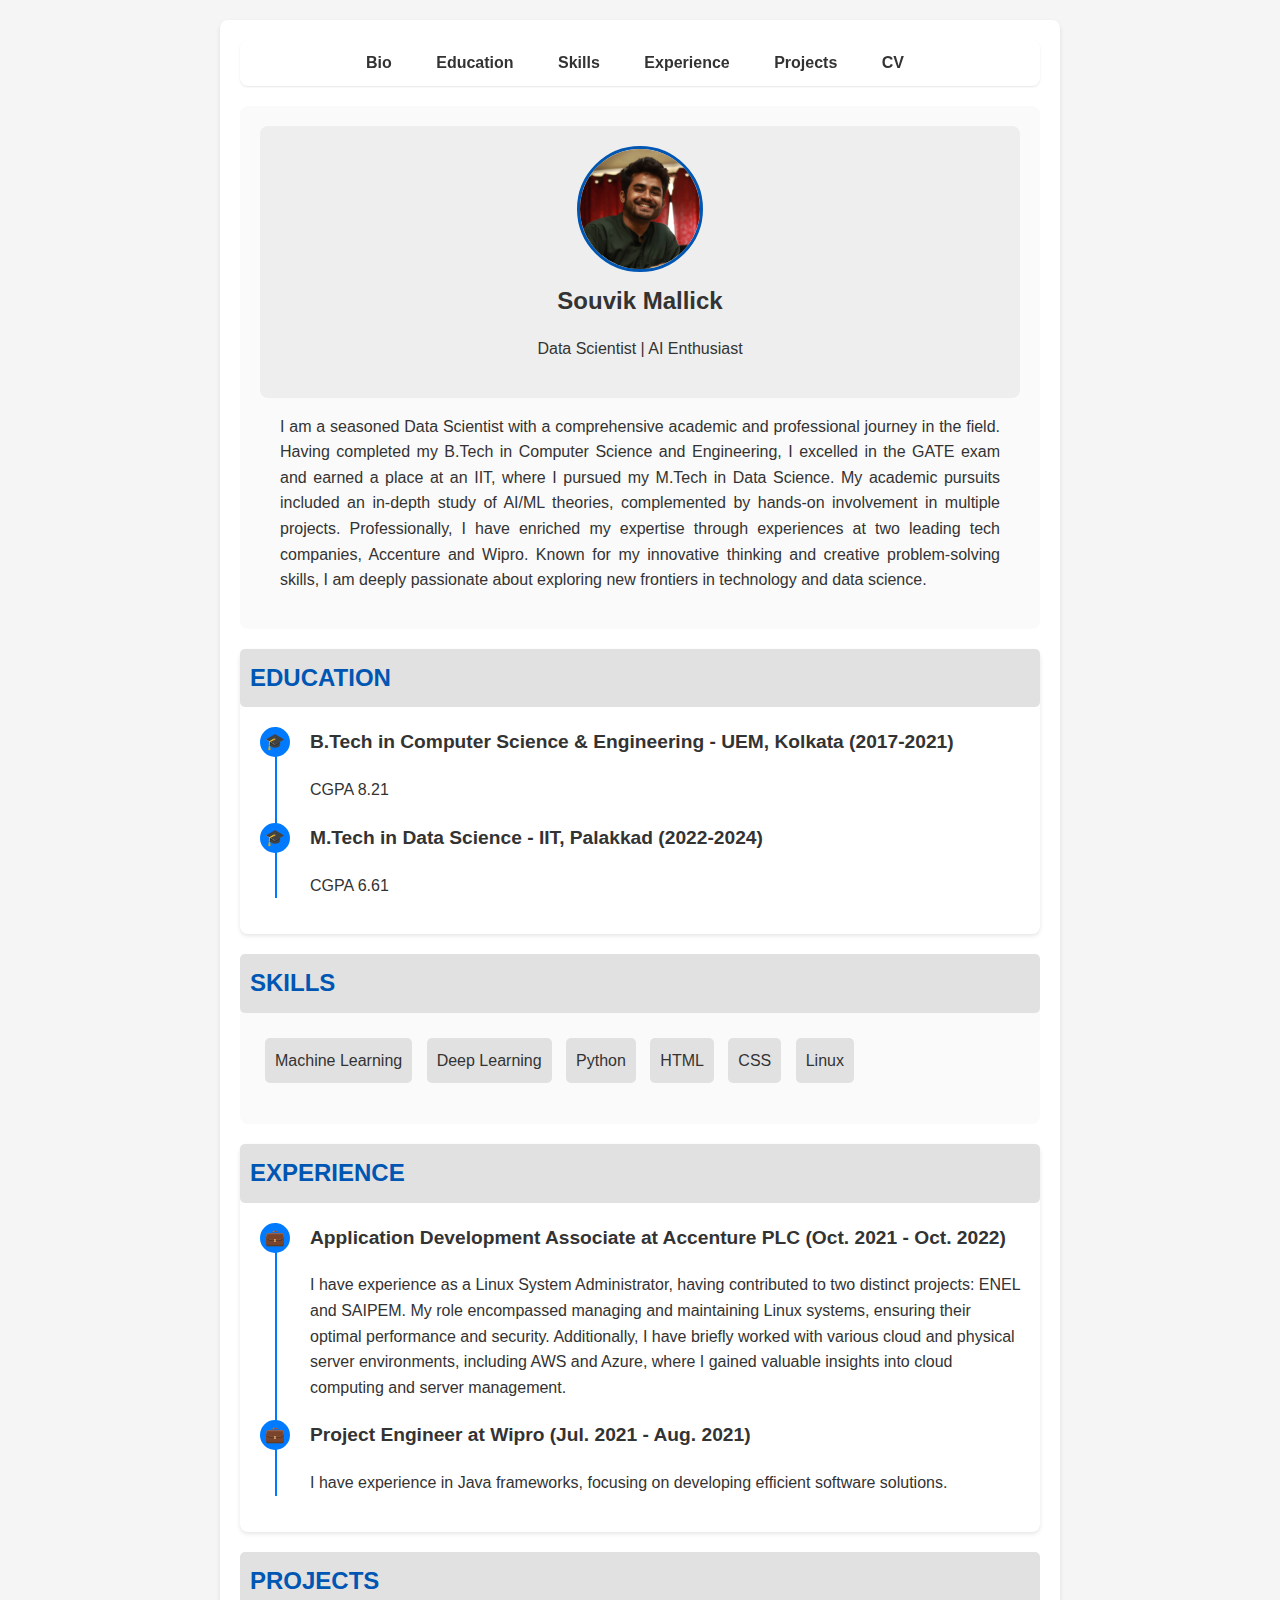
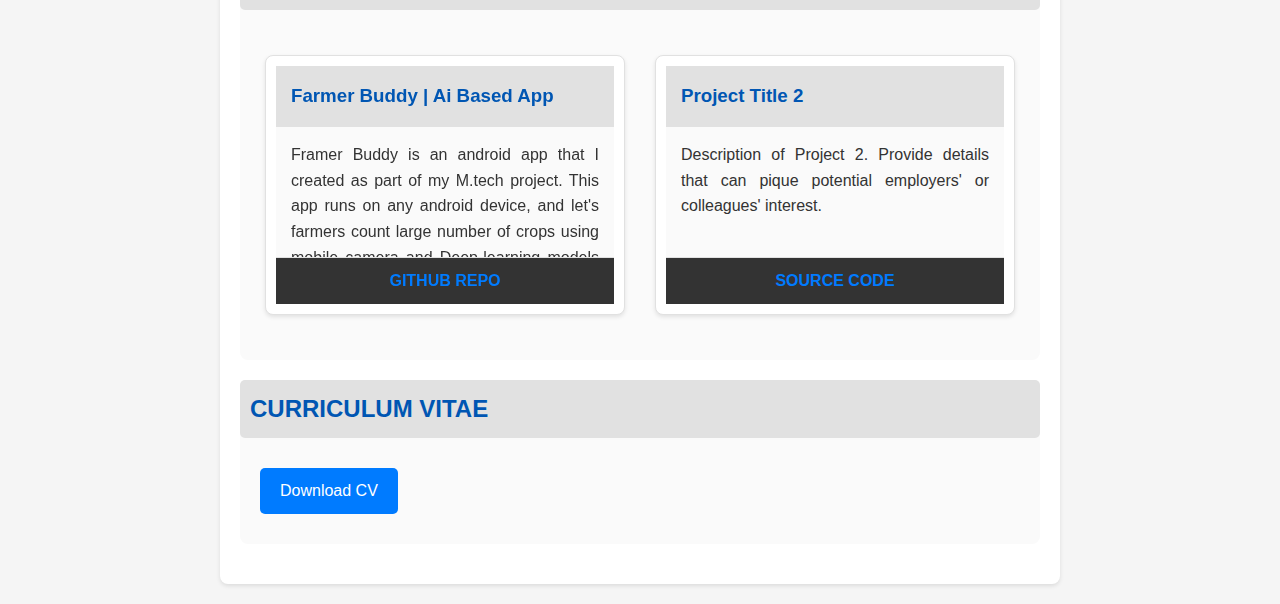
<file: index.html>
<!DOCTYPE html>
<html lang="en">
<head>
    <meta charset="UTF-8">
    <meta name="viewport" content="width=device-width, initial-scale=1.0">
    <title>Souvik Mallick Portfolio</title>
    <link rel="stylesheet" href="style.css">
</head>
<body>
    <div class="main-container">

        <nav class="navbar">
            <ul>
                <li><a href="#bio">Bio</a></li>
                <li><a href="#education">Education</a></li>
                <li><a href="#skills">Skills</a></li>
                <li><a href="#experience">Experience</a></li>
                <li><a href="#projects">Projects</a></li>
                <li><a href="#cv">CV</a></li>
            </ul>
        </nav>
        

        <section id="bio">
            <div class="bio-header">
                <img src="dp2.jpg" alt="Display Picture" class="profile-pic">
                <h1>Souvik Mallick</h1>
                <p>Data Scientist | AI Enthusiast</p>
            </div>
            <p class="bio-summary">
                I am a seasoned Data Scientist with a comprehensive academic and professional journey in the field. 
                Having completed my B.Tech in Computer Science and Engineering, 
                I excelled in the GATE exam and earned a place at an IIT, 
                where I pursued my M.Tech in Data Science. My academic pursuits included an in-depth study of AI/ML theories, 
                complemented by hands-on involvement in multiple projects. Professionally, 
                I have enriched my expertise through experiences at two leading tech companies, Accenture and Wipro. 
                Known for my innovative thinking and creative problem-solving skills, 
                I am deeply passionate about exploring new frontiers in technology and data science.
            </p>
        </section>

        <section id="education" class="education-section">
            <h2>Education</h2>
            <ul class="timeline">
                <li class="timeline-item">
                    <div class="timeline-icon">🎓</div>
                    <div class="timeline-content">
                        <h3>B.Tech in Computer Science & Engineering - UEM, Kolkata (2017-2021)</h3>
                        <p>CGPA 8.21</p>
                    </div>
                </li>

                <li class="timeline-item">
                    <div class="timeline-icon">🎓</div>
                    <div class="timeline-content">
                        <h3>M.Tech in Data Science - IIT, Palakkad (2022-2024)</h3>
                        <p>CGPA 6.61</p>
                    </div>
                </li>
                <!-- Additional education entries -->
            </ul>
        </section>

        <section id="skills">
            <h2>Skills</h2>
            <ul class="skills-list">
                <li>Machine Learning</li>
                <li>Deep Learning</li>
                <li>Python</li>
                <li>HTML</li>
                <li>CSS</li>
                <li>Linux</li>
                <!-- Additional skills -->
            </ul>
        </section>

        <section id="experience" class="experience-section">
            <h2>Experience</h2>
            <ul class="timeline">
                <li class="timeline-item">
                    <div class="timeline-icon">💼</div>
                    <div class="timeline-content">
                        <h3>Application Development Associate at Accenture PLC (Oct. 2021 - Oct. 2022)</h3>
                        <p>I have experience as a Linux System Administrator, having contributed to two distinct projects: ENEL and SAIPEM. 
                            My role encompassed managing and maintaining Linux systems, ensuring their optimal performance and security. 
                            Additionally, I have briefly worked with various cloud and physical server environments, 
                            including AWS and Azure, where I gained valuable insights into cloud computing and server management.
                        </p> 
                    </div>
                </li>

                <li class="timeline-item">
                    <div class="timeline-icon">💼</div>
                    <div class="timeline-content">
                        <h3>Project Engineer at Wipro  (Jul. 2021 - Aug. 2021)</h3>
                        <p>I have experience in Java frameworks, focusing on developing efficient software solutions.
                        </p> 
                    </div>
                </li>
                <!-- Additional experience entries -->
            </ul>
        </section>

        <section id="projects">
            <h2>Projects</h2>
            <div class="project-container">
                <div class="project-item">
                    <h3>Farmer Buddy | Ai Based App</h3>
                    <p>Framer Buddy is an android app that I created as part of my M.tech project. This app runs on any android device,
                        and let's farmers count large number of crops using mobile camera and Deep-learning models present both locally and
                        in a remote server as well.

                        It also let's you share your counting results using images, as well as CSV files. You can use both Images and Videos,
                        In videos, I implemented object tracking so that only unique crops are counted.
                    </p>
                    <a href="https://github.com/souvikm99/Farmer.Buddy" class="project-link" target="_blank">GITHUB REPO</a>
                </div>
                <div class="project-item">
                    <h3>Project Title 2</h3>
                    <p>Description of Project 2. Provide details that can pique potential employers' or colleagues' interest.</p>
                    <a href="http://github-link-to-project.com" class="project-link" target="_blank">Source Code</a>
                </div>
                <!-- More projects as needed -->
            </div>
        </section>

        <section id="cv">
            <h2>Curriculum Vitae</h2>
            <a href="https://drive.google.com/uc?export=download&id=1pCl4XLIRIvBCvQNpkiUkhhMt9iHHcB_K" class="cv-link" download>Download CV</a>
        </section>
    </div>

    <script src="script.js"></script>
</body>
</html>
</file>
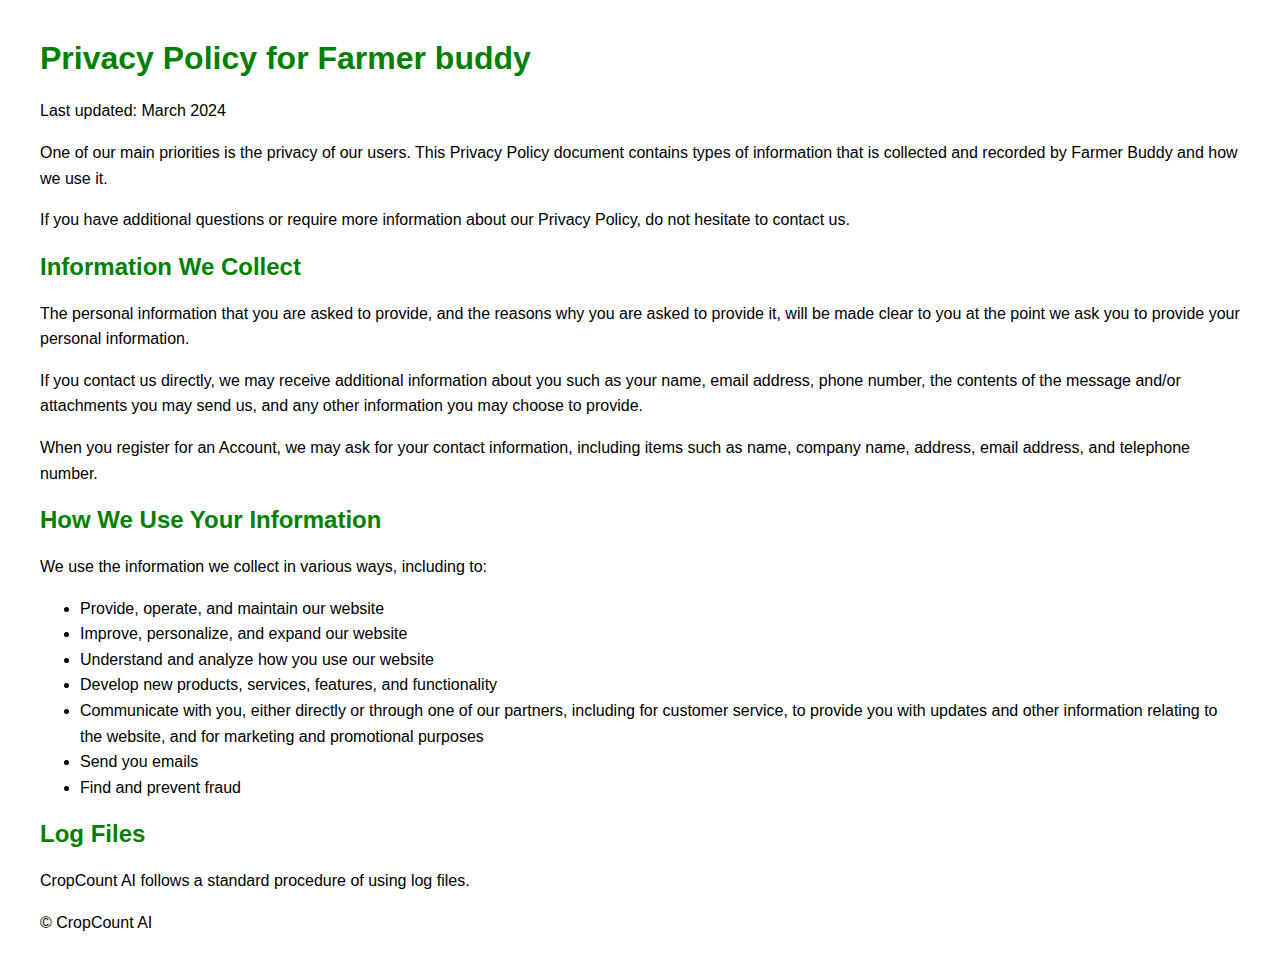
<file: privacy.html>
<!DOCTYPE html>
<html lang="en">
<head>
    <meta charset="UTF-8">
    <meta name="viewport" content="width=device-width, initial-scale=1.0">
    <title>Privacy Policy | CropCount AI</title>
    <style>
        body {
            font-family: Arial, sans-serif;
            margin: 40px;
        }
        h1, h2 {
            color: #008000;
        }
        p, li {
            line-height: 1.6;
        }
        a {
            color: #008000;
        }
    </style>
</head>
<body>
    <h1>Privacy Policy for Farmer buddy</h1>
    <p>Last updated: March 2024</p>

      <p>One of our main priorities is the privacy of our users. This Privacy Policy document contains types of information that is collected and recorded by Farmer Buddy and how we use it.</p>

    <p>If you have additional questions or require more information about our Privacy Policy, do not hesitate to contact us.</p>

    <h2>Information We Collect</h2>

    <p>The personal information that you are asked to provide, and the reasons why you are asked to provide it, will be made clear to you at the point we ask you to provide your personal information.</p>

    <p>If you contact us directly, we may receive additional information about you such as your name, email address, phone number, the contents of the message and/or attachments you may send us, and any other information you may choose to provide.</p>

    <p>When you register for an Account, we may ask for your contact information, including items such as name, company name, address, email address, and telephone number.</p>

    <h2>How We Use Your Information</h2>

    <p>We use the information we collect in various ways, including to:</p>
    <ul>
        <li>Provide, operate, and maintain our website</li>
        <li>Improve, personalize, and expand our website</li>
        <li>Understand and analyze how you use our website</li>
        <li>Develop new products, services, features, and functionality</li>
        <li>Communicate with you, either directly or through one of our partners, including for customer service, to provide you with updates and other information relating to the website, and for marketing and promotional purposes</li>
        <li>Send you emails</li>
        <li>Find and prevent fraud</li>
    </ul>

    <h2>Log Files</h2>

    <p>CropCount AI follows a standard procedure of using log files.</p>

    <!-- <p>[Insert additional privacy policy information here, such as cookie policy, CCPA privacy rights, GDPR data protection rights, etc.]</p> -->

    <p>&copy; CropCount AI</p>
</body>
</html>
</file>
<file: style.css>
body, html {
    margin: 0;
    padding: 0;
    font-family: 'Arial', sans-serif;
    background-color: #f5f5f5;
    line-height: 1.6;
    color: #333333; /* Default text color */
}

.main-container {
    max-width: 800px;
    margin: 20px auto;
    padding: 20px;
    background-color: #ffffff;
    box-shadow: 0 2px 4px rgba(0, 0, 0, 0.1);
    border-radius: 8px;
}

.navbar {
    text-align: center;
    padding: 10px 0;
    position: sticky;
    top: 0;
    background-color: #ffffff;
    z-index: 1000;
    box-shadow: 0 1px 2px rgba(0, 0, 0, 0.1); /* subtle shadow for depth */
    border-radius: 8px;
}

.navbar ul {
    list-style: none;
    padding: 0;
    margin: 0;
}

.navbar ul li {
    display: inline;
    margin-right: 10px;
}

.navbar a {
    color: #333333;
    padding: 10px 15px;
    text-decoration: none;
    font-weight: bold;
}

.navbar a:hover, .navbar a.active {
    color: #0056b3;
    background-color: #e1e1e1; /* Light gray background for hover/active */
    border-radius: 5px;
}

.bio-header {
    text-align: center;
    padding: 20px;
    background-color: #eeeeee; /* Light gray background for header */
    /* border-bottom: 2px solid #dddddd; */
    border-radius: 8px;
}

.profile-pic {
    width: 120px;
    height: 120px;
    border-radius: 50%;
    margin: 0 auto;
    display: block;
    border: 3px solid #0056b3; /* Border color */
}

h1 {
    margin-top: 10px;
    font-size: 24px;
}

.bio-summary, .project-item p {
    padding: 0 20px;
    text-align: justify;
}

section {
    margin: 20px 0;
    background-color: #fafafa; /* Very light gray background for sections */
    padding: 20px;
    border-radius: 8px;
}

section h2 {
    color: #0056b3; /* Dark blue color for headings */
    text-transform: uppercase;
    font-weight: bold; /* Make font-weight bold for better heading visibility */
    padding: 10px;
    background-color: #e1e1e1; /* Light gray background for section titles */
    border-radius: 5px;
    margin: -20px -20px 20px -20px; /* Overlap section title with section border */
}

ul {
    list-style: none;
    padding: 0;
}




/* ... existing styles ... */

.education-section, .experience-section {
    background-color: #ffffff; /* White background for a clean look */
    padding: 20px;
    border-radius: 8px;
    margin-bottom: 20px; /* Space between sections */
    box-shadow: 0 2px 4px rgba(0, 0, 0, 0.1); /* Subtle shadow for depth */
}

.timeline {
    position: relative;
    padding-left: 30px;
    list-style: none;
}

.timeline::before {
    content: '';
    position: absolute;
    left: 15px;
    top: 0;
    bottom: 0;
    width: 2px;
    background-color: #007bff; /* Line color */
}

.timeline-item {
    margin-bottom: 20px;
}

.timeline-item:last-child {
    margin-bottom: 0; /* No margin for the last item */
}

.timeline-icon {
    position: absolute;
    left: 0;
    width: 30px;
    height: 30px;
    background-color: #007bff;
    border-radius: 50%;
    color: white;
    text-align: center;
    line-height: 30px;
}

.timeline-content {
    padding-left: 20px;
}

.timeline-content h3 {
    margin-top: 0;
    color: #333333;
    font-size: 1.2em;
}

.timeline-content p {
    margin: 5px 0 0;
    padding: 0;
}

/* ... rest of your CSS ... */





.skills-list li, .project-item {
    background-color: #e1e1e1; /* Consistent background color for skill items and projects */
    margin: 5px;
    padding: 10px;
    border-radius: 5px;
}

.skills-list li {
    display: inline-block;
}

/* ... existing styles ... */

.project-container {
    display: grid;
    grid-template-columns: repeat(auto-fit, minmax(240px, 1fr));
    gap: 20px;
    padding: 20px 0;
}

.project-item {
    background-color: #ffffff; /* White background for project cards */
    border: 1px solid #e1e1e1; /* Border color for the card */
    border-radius: 8px;
    box-shadow: 0 2px 4px rgba(0, 0, 0, 0.1); /* Subtle shadow for depth */
    overflow: hidden; /* Ensure the content fits within the border radius */
    transition: transform 0.3s ease; /* Smooth transformation upon hovering */
}

.project-item:hover {
    transform: translateY(-5px); /* Slight lift effect on hover */
    box-shadow: 0 4px 8px rgba(0, 0, 0, 0.2); /* Enhanced shadow on hover */
}

.project-item h3 {
    color: #0056b3; /* Dark blue color for project titles */
    background-color: #e1e1e1; /* Light gray background for project titles */
    margin: 0; /* Remove default margin */
    padding: 15px; /* Spacing within the title area */
}

.project-item p {
    padding: 15px;
    border-top: 1px solid #e1e1e1; /* Separator between title and description */
    margin: 0; /* Remove default margin */
    background-color: #fafafa; /* Light gray background for the description */
    height: 100px; /* Fixed height for uniformity */
    overflow: auto; /* Allows scrolling if the text is too long */
}

.project-item .project-link {
    display: block;
    text-align: center;
    padding: 10px;
    color: #007bff;
    background-color: #333333;
    text-transform: uppercase;
    text-decoration: none;
    font-weight: bold;
    border-top: 1px solid #e1e1e1;
}

.project-item .project-link:hover {
    background-color: #0056b3;
}

/* ... rest of your CSS ... */


.cv-link {
    display: inline-block;
    background-color: #007bff;
    color: #ffffff;
    padding: 10px 20px;
    text-decoration: none;
    border-radius: 5px;
    margin: 10px 0;
}

.cv-link:hover {
    background-color: #0056b3;
}

@media (max-width: 768px) {
    .main-container {
        width: 95%;
        margin: 10px auto;
    }

    .navbar ul {
        display: flex; /* Use flexbox to keep items in a row */
        justify-content: center; /* Center items in the navbar */
        padding-left: 0; /* Remove padding */
    }

    .navbar ul li {
        display: inline-block; /* Keep the list items inline */
        margin-right: 5px; /* Reduce margin between items */
    }

    .navbar a {
        padding: 5px 10px; /* Reduce padding */
        font-size: 0.8em; /* Reduce font size */
        font-size: 2vw;
    }
}
</file>
